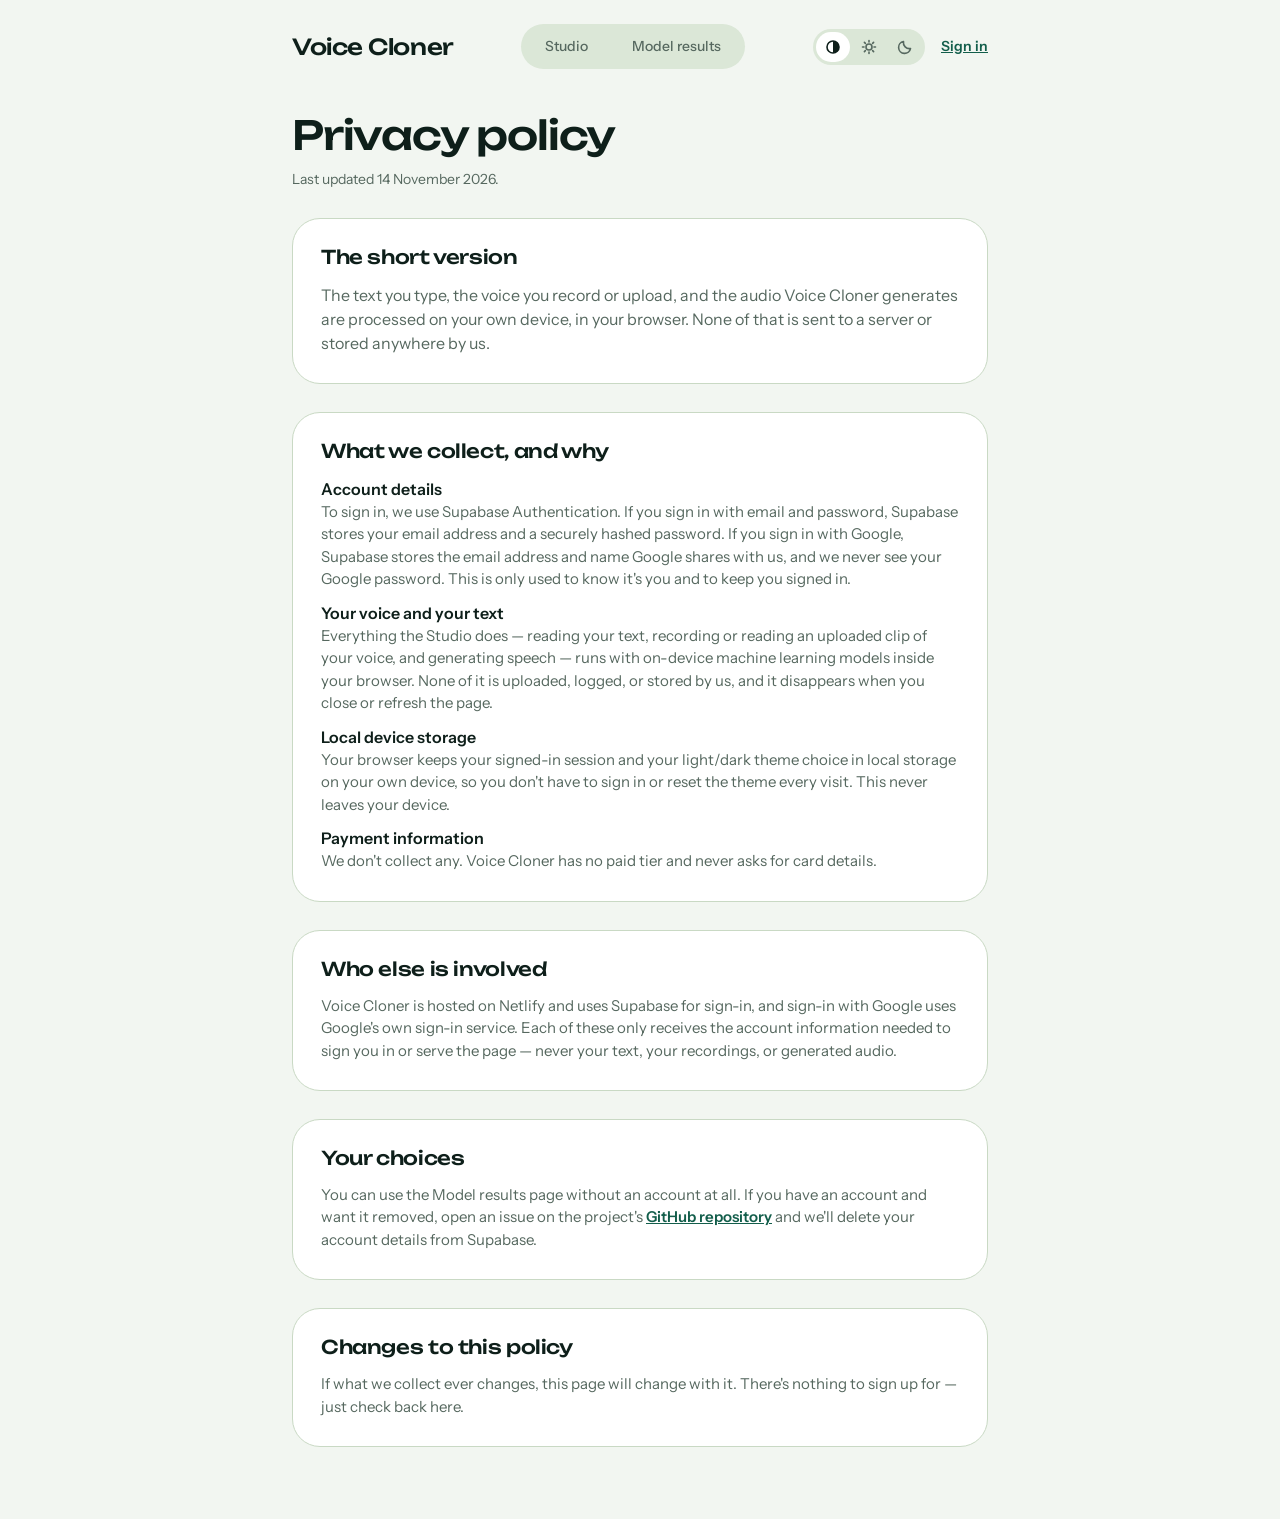
<file: frontend/privacy.html>
<!doctype html>
<html lang="en">
<head>
<meta charset="utf-8">
<meta name="viewport" content="width=device-width, initial-scale=1">
<title>Privacy policy – Voice Cloner</title>
<meta name="description" content="What Voice Cloner stores, what it never leaves your device, and how sign-in works.">
<link rel="icon" href="favicon.svg" type="image/svg+xml">
<link rel="preconnect" href="https://fonts.googleapis.com">
<link rel="preconnect" href="https://fonts.gstatic.com" crossorigin>
<link href="https://fonts.googleapis.com/css2?family=Instrument+Sans:wght@400;500;600&family=Unbounded:wght@500&display=swap" rel="stylesheet">
<link rel="stylesheet" href="css/style.css">
<script src="js/theme.js"></script>
</head>
<body>
<div class="page" style="gap:28px;max-width:760px">
  <header class="top">
    <a class="wordmark" href="studio.html">Voice Cloner</a>
    <nav class="tabs" aria-label="Main"><a href="studio.html">Studio</a><a href="results.html">Model results</a></nav>
    <div class="top-actions"><div class="theme"></div><a href="index.html" style="font-weight:600">Sign in</a></div>
  </header>

  <section style="display:flex;flex-direction:column;gap:12px;padding-top:16px">
    <h1 style="font-size:clamp(28px,4vw,40px);line-height:1.1;letter-spacing:-0.03em">Privacy policy</h1>
    <p class="muted" style="font-size:14px">Last updated 14 November 2026.</p>
  </section>

  <section class="card" style="display:flex;flex-direction:column;gap:14px">
    <h2 style="font-size:19px">The short version</h2>
    <p class="lead" style="font-size:16px">The text you type, the voice you record or upload, and the audio Voice Cloner generates are processed on your own device, in your browser. None of that is sent to a server or stored anywhere by us.</p>
  </section>

  <section class="card" style="display:flex;flex-direction:column;gap:14px">
    <h2 style="font-size:19px">What we collect, and why</h2>
    <div style="display:flex;flex-direction:column;gap:10px">
      <div>
        <p style="font-weight:600">Account details</p>
        <p class="muted" style="font-size:15px">To sign in, we use Supabase Authentication. If you sign in with email and password, Supabase stores your email address and a securely hashed password. If you sign in with Google, Supabase stores the email address and name Google shares with us, and we never see your Google password. This is only used to know it's you and to keep you signed in.</p>
      </div>
      <div>
        <p style="font-weight:600">Your voice and your text</p>
        <p class="muted" style="font-size:15px">Everything the Studio does — reading your text, recording or reading an uploaded clip of your voice, and generating speech — runs with on-device machine learning models inside your browser. None of it is uploaded, logged, or stored by us, and it disappears when you close or refresh the page.</p>
      </div>
      <div>
        <p style="font-weight:600">Local device storage</p>
        <p class="muted" style="font-size:15px">Your browser keeps your signed-in session and your light/dark theme choice in local storage on your own device, so you don't have to sign in or reset the theme every visit. This never leaves your device.</p>
      </div>
      <div>
        <p style="font-weight:600">Payment information</p>
        <p class="muted" style="font-size:15px">We don't collect any. Voice Cloner has no paid tier and never asks for card details.</p>
      </div>
    </div>
  </section>

  <section class="card" style="display:flex;flex-direction:column;gap:14px">
    <h2 style="font-size:19px">Who else is involved</h2>
    <p class="muted" style="font-size:15px">Voice Cloner is hosted on Netlify and uses Supabase for sign-in, and sign-in with Google uses Google's own sign-in service. Each of these only receives the account information needed to sign you in or serve the page — never your text, your recordings, or generated audio.</p>
  </section>

  <section class="card" style="display:flex;flex-direction:column;gap:14px">
    <h2 style="font-size:19px">Your choices</h2>
    <p class="muted" style="font-size:15px">You can use the Model results page without an account at all. If you have an account and want it removed, open an issue on the project's <a href="https://github.com/NexTechANKARA/synthetic-voice-cloning-tts" style="font-weight:600">GitHub repository</a> and we'll delete your account details from Supabase.</p>
  </section>

  <section class="card" style="display:flex;flex-direction:column;gap:14px">
    <h2 style="font-size:19px">Changes to this policy</h2>
    <p class="muted" style="font-size:15px">If what we collect ever changes, this page will change with it. There's nothing to sign up for — just check back here.</p>
  </section>
</div>
</body>
</html>
</file>
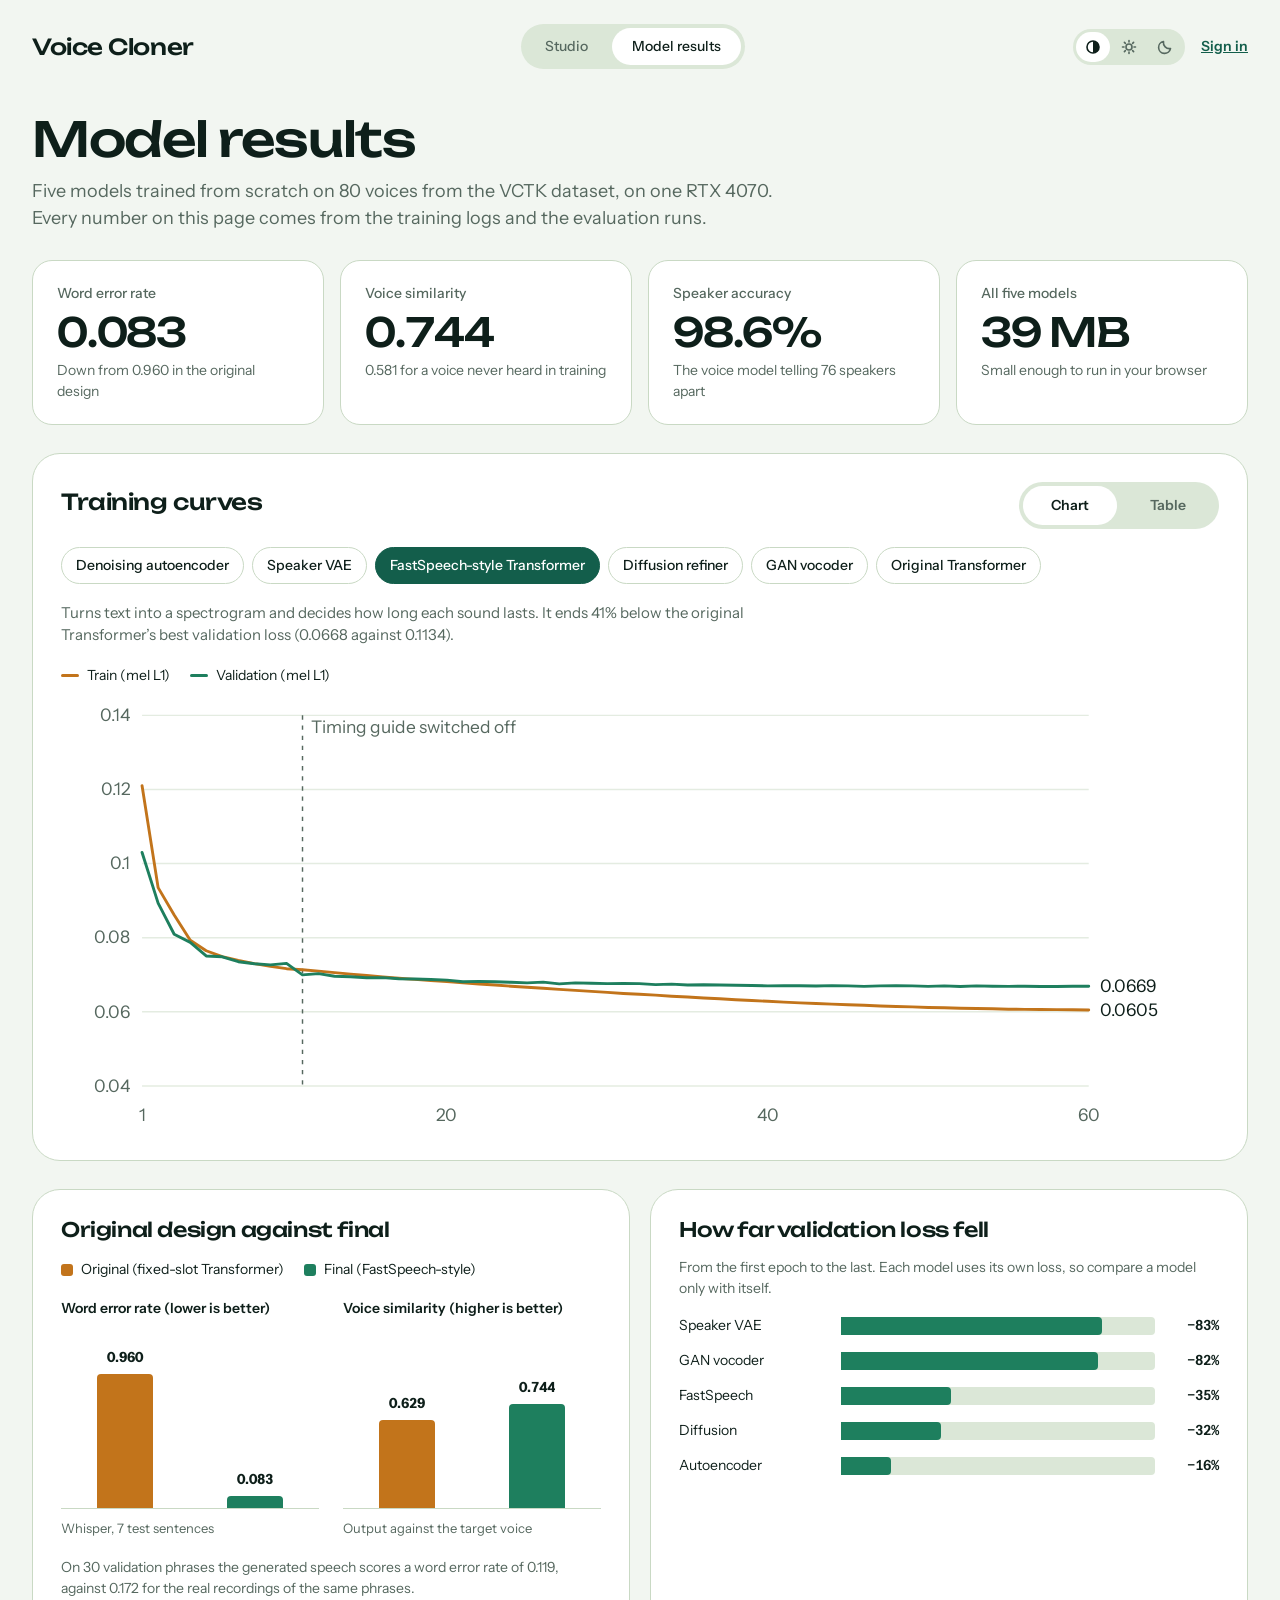
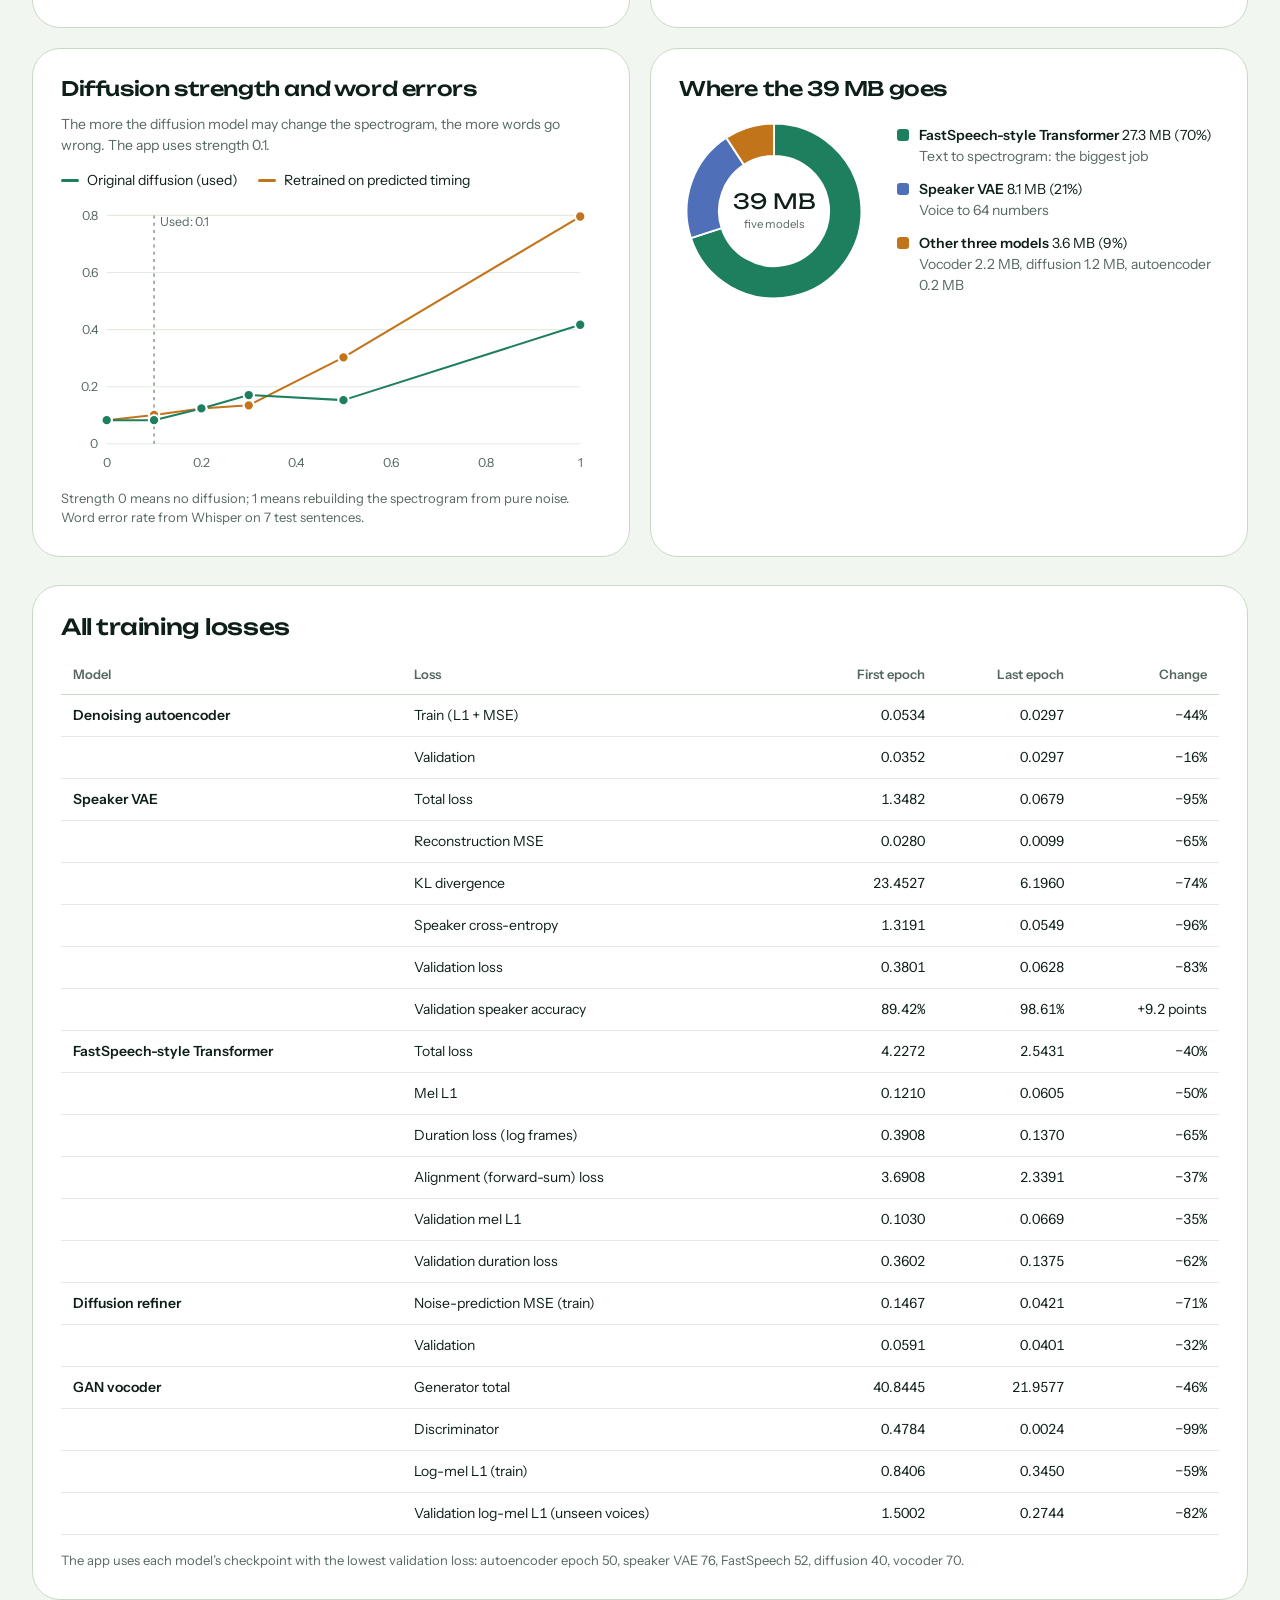
<file: frontend/results.html>
<!doctype html>
<html lang="en">
<head>
<meta charset="utf-8">
<meta name="viewport" content="width=device-width, initial-scale=1">
<title>Model results – Voice Cloner</title>
<meta name="description" content="How the five Voice Cloner models were trained, with their training curves and evaluation.">
<link rel="icon" href="favicon.svg" type="image/svg+xml">
<link rel="preconnect" href="https://fonts.googleapis.com">
<link rel="preconnect" href="https://fonts.gstatic.com" crossorigin>
<link href="https://fonts.googleapis.com/css2?family=Instrument+Sans:wght@400;500;600&family=Unbounded:wght@500&display=swap" rel="stylesheet">
<link rel="stylesheet" href="css/style.css">
<script src="js/theme.js"></script>
</head>
<body>
<div class="page" style="gap:28px">
  <header class="top">
    <a class="wordmark" href="studio.html">Voice Cloner</a>
    <nav class="tabs" aria-label="Main"><a href="studio.html">Studio</a><a href="results.html" aria-current="page">Model results</a></nav>
    <div class="top-actions"><div class="theme"></div><a href="index.html" style="font-weight:600">Sign in</a></div>
  </header>

  <section style="display:flex;flex-direction:column;gap:12px;max-width:760px;padding-top:16px">
    <h1 style="font-size:clamp(32px,4vw,48px);line-height:1.1;letter-spacing:-0.03em">Model results</h1>
    <p class="lead">Five models trained from scratch on 80 voices from the VCTK dataset, on one RTX 4070. Every number on this page comes from the training logs and the evaluation runs.</p>
  </section>

  <section class="tiles" aria-label="Headline numbers">
    <div class="tile"><span class="label">Word error rate</span><span class="value">0.083</span><span class="note">Down from 0.960 in the original design</span></div>
    <div class="tile"><span class="label">Voice similarity</span><span class="value">0.744</span><span class="note">0.581 for a voice never heard in training</span></div>
    <div class="tile"><span class="label">Speaker accuracy</span><span class="value">98.6%</span><span class="note">The voice model telling 76 speakers apart</span></div>
    <div class="tile"><span class="label">All five models</span><span class="value">39 MB</span><span class="note">Small enough to run in your browser</span></div>
  </section>

  <section class="card" aria-labelledby="curves-h" style="display:flex;flex-direction:column;gap:18px">
    <div class="row" style="align-items:baseline">
      <h2 id="curves-h" style="font-size:22px">Training curves</h2>
      <div class="seg" role="group" aria-label="View" style="min-width:200px">
        <button type="button" id="view-chart" aria-pressed="true">Chart</button><button type="button" id="view-table" aria-pressed="false">Table</button>
      </div>
    </div>
    <div role="group" aria-label="Model" id="models" style="display:flex;flex-wrap:wrap;gap:8px"></div>
    <p class="muted" id="curve-note" style="font-size:15px;max-width:760px"></p>
    <div id="curve-chart">
      <div class="legend" id="curve-legend"></div>
      <div class="chart" id="curve" style="margin-top:12px"></div>
    </div>
    <div class="table-wrap" id="curve-table" hidden></div>
  </section>

  <div class="grid2">
    <section class="card" aria-labelledby="cmp-h" style="display:flex;flex-direction:column;gap:18px">
      <h2 id="cmp-h">Original design against final</h2>
      <div class="legend"><span><i class="sq" style="background:var(--c2)"></i>Original (fixed-slot Transformer)</span><span><i class="sq" style="background:var(--c1)"></i>Final (FastSpeech-style)</span></div>
      <div class="pairs" id="pairs"></div>
      <p class="small muted" style="font-size:14px">On 30 validation phrases the generated speech scores a word error rate of 0.119, against 0.172 for the real recordings of the same phrases.</p>
    </section>

    <section class="card" aria-labelledby="drop-h" style="display:flex;flex-direction:column;gap:16px">
      <h2 id="drop-h">How far validation loss fell</h2>
      <p class="muted" style="font-size:14px">From the first epoch to the last. Each model uses its own loss, so compare a model only with itself.</p>
      <div class="bars" id="drops"></div>
    </section>

    <section class="card" aria-labelledby="str-h" style="display:flex;flex-direction:column;gap:14px">
      <h2 id="str-h">Diffusion strength and word errors</h2>
      <p class="muted" style="font-size:14px">The more the diffusion model may change the spectrogram, the more words go wrong. The app uses strength 0.1.</p>
      <div class="legend"><span><i style="background:var(--c1)"></i>Original diffusion (used)</span><span><i style="background:var(--c2)"></i>Retrained on predicted timing</span></div>
      <div class="chart" id="strength"></div>
      <p class="small muted">Strength 0 means no diffusion; 1 means rebuilding the spectrogram from pure noise. Word error rate from Whisper on 7 test sentences.</p>
    </section>

    <section class="card" aria-labelledby="size-h" style="display:flex;flex-direction:column;gap:16px">
      <h2 id="size-h">Where the 39 MB goes</h2>
      <div style="display:flex;flex-wrap:wrap;align-items:center;gap:28px" id="donut"></div>
    </section>
  </div>

  <section class="card" aria-labelledby="all-h" style="display:flex;flex-direction:column;gap:16px">
    <h2 id="all-h" style="font-size:22px">All training losses</h2>
    <div class="table-wrap" id="all"></div>
    <p class="small muted">The app uses each model’s checkpoint with the lowest validation loss: autoencoder epoch 50, speaker VAE 76, FastSpeech 52, diffusion 40, vocoder 70.</p>
  </section>
</div>
<script type="module" src="js/results.js"></script>
</body>
</html>
</file>
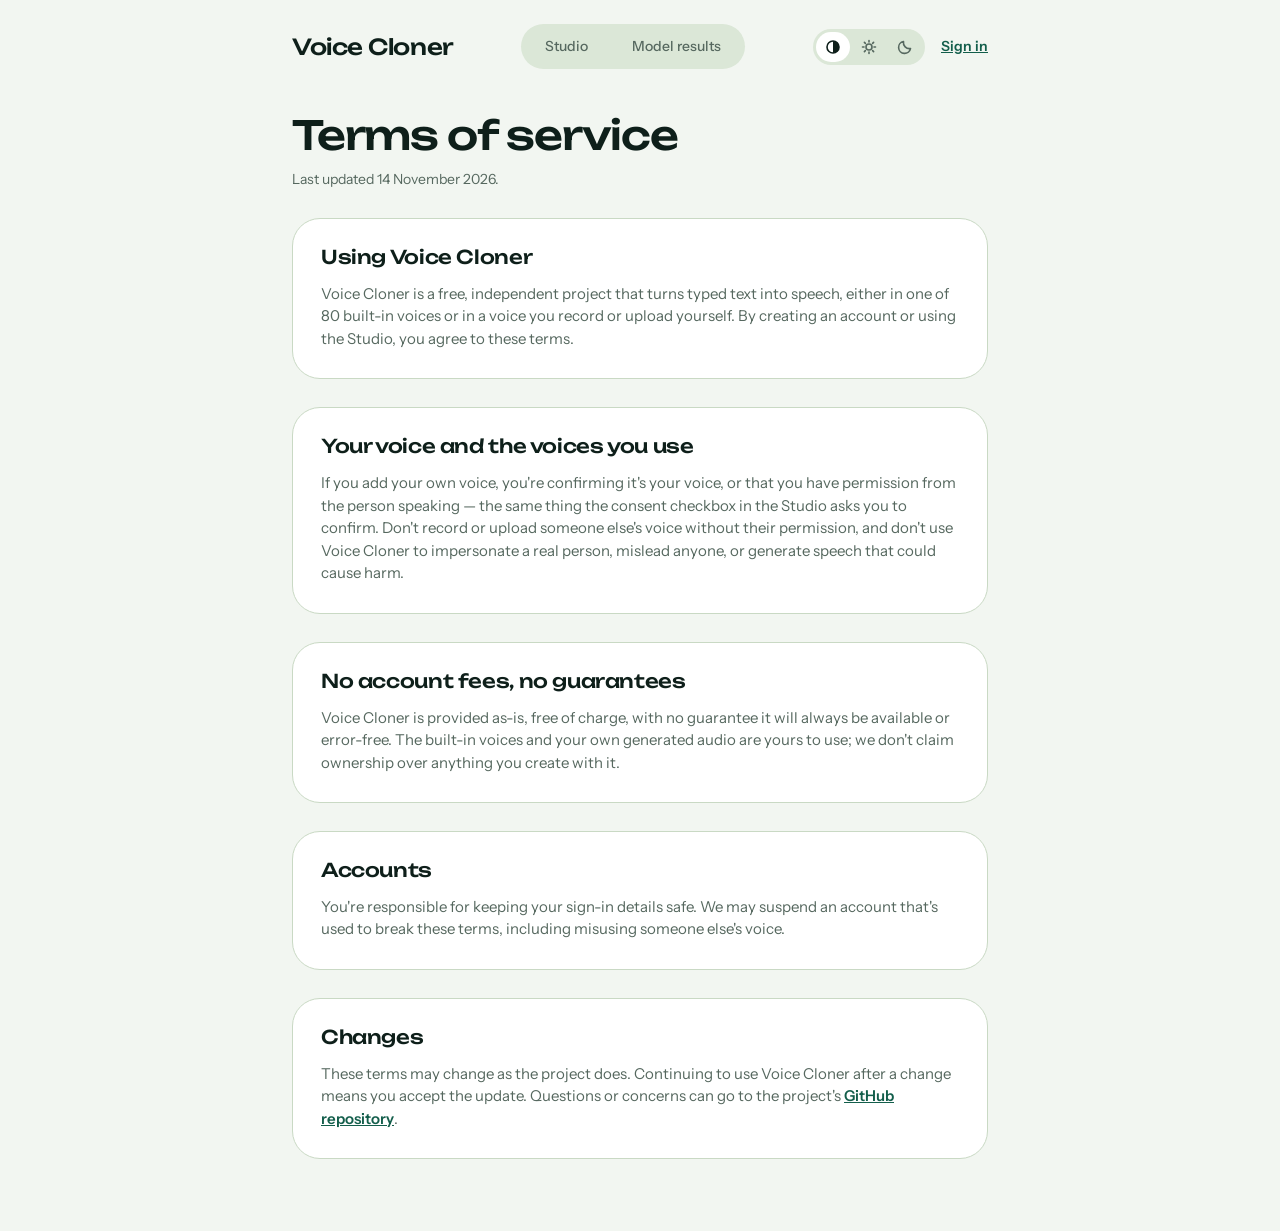
<file: frontend/terms.html>
<!doctype html>
<html lang="en">
<head>
<meta charset="utf-8">
<meta name="viewport" content="width=device-width, initial-scale=1">
<title>Terms of service – Voice Cloner</title>
<meta name="description" content="The rules for using Voice Cloner.">
<link rel="icon" href="favicon.svg" type="image/svg+xml">
<link rel="preconnect" href="https://fonts.googleapis.com">
<link rel="preconnect" href="https://fonts.gstatic.com" crossorigin>
<link href="https://fonts.googleapis.com/css2?family=Instrument+Sans:wght@400;500;600&family=Unbounded:wght@500&display=swap" rel="stylesheet">
<link rel="stylesheet" href="css/style.css">
<script src="js/theme.js"></script>
</head>
<body>
<div class="page" style="gap:28px;max-width:760px">
  <header class="top">
    <a class="wordmark" href="studio.html">Voice Cloner</a>
    <nav class="tabs" aria-label="Main"><a href="studio.html">Studio</a><a href="results.html">Model results</a></nav>
    <div class="top-actions"><div class="theme"></div><a href="index.html" style="font-weight:600">Sign in</a></div>
  </header>

  <section style="display:flex;flex-direction:column;gap:12px;padding-top:16px">
    <h1 style="font-size:clamp(28px,4vw,40px);line-height:1.1;letter-spacing:-0.03em">Terms of service</h1>
    <p class="muted" style="font-size:14px">Last updated 14 November 2026.</p>
  </section>

  <section class="card" style="display:flex;flex-direction:column;gap:14px">
    <h2 style="font-size:19px">Using Voice Cloner</h2>
    <p class="muted" style="font-size:15px">Voice Cloner is a free, independent project that turns typed text into speech, either in one of 80 built-in voices or in a voice you record or upload yourself. By creating an account or using the Studio, you agree to these terms.</p>
  </section>

  <section class="card" style="display:flex;flex-direction:column;gap:14px">
    <h2 style="font-size:19px">Your voice and the voices you use</h2>
    <p class="muted" style="font-size:15px">If you add your own voice, you're confirming it's your voice, or that you have permission from the person speaking — the same thing the consent checkbox in the Studio asks you to confirm. Don't record or upload someone else's voice without their permission, and don't use Voice Cloner to impersonate a real person, mislead anyone, or generate speech that could cause harm.</p>
  </section>

  <section class="card" style="display:flex;flex-direction:column;gap:14px">
    <h2 style="font-size:19px">No account fees, no guarantees</h2>
    <p class="muted" style="font-size:15px">Voice Cloner is provided as-is, free of charge, with no guarantee it will always be available or error-free. The built-in voices and your own generated audio are yours to use; we don't claim ownership over anything you create with it.</p>
  </section>

  <section class="card" style="display:flex;flex-direction:column;gap:14px">
    <h2 style="font-size:19px">Accounts</h2>
    <p class="muted" style="font-size:15px">You're responsible for keeping your sign-in details safe. We may suspend an account that's used to break these terms, including misusing someone else's voice.</p>
  </section>

  <section class="card" style="display:flex;flex-direction:column;gap:14px">
    <h2 style="font-size:19px">Changes</h2>
    <p class="muted" style="font-size:15px">These terms may change as the project does. Continuing to use Voice Cloner after a change means you accept the update. Questions or concerns can go to the project's <a href="https://github.com/NexTechANKARA/synthetic-voice-cloning-tts" style="font-weight:600">GitHub repository</a>.</p>
  </section>
</div>
</body>
</html>
</file>
<file: frontend/css/style.css>
/* Voice Cloner: one stylesheet for every page. js/theme.js sets data-theme on <html> to "light" or "dark"
   (from the visitor's choice, or the device's setting when the choice is Auto). */
:root {
  --page: #F2F6F1; --surface: #FFFFFF; --sunken: #DBE7D7; --stage: #0A1F19;
  --ink: #0E1F1A; --muted: #56685F; --on-accent: #FFFFFF; --link: #135E4B;
  --line: #C9D9C4; --grid: #E4ECE1; --strong: #0E1F1A; --accent: #135E4B; --soft: #DBE7D7;
  --bright: #4CB572; --on-stage: #F2F6F1; --error: #B3261E; --rec: #D9342B;
  --c1: #1E7F5E; --c2: #C2741B; --c3: #4F6FB8;
  --display: "Unbounded", system-ui, sans-serif;
  --body: "Instrument Sans", system-ui, -apple-system, "Segoe UI", sans-serif;
  color-scheme: light;
}
:root[data-theme="dark"] {
  --page: #0B1512; --surface: #13201B; --sunken: #1C2C25; --stage: #050D0A;
  --ink: #F2F6F1; --muted: #9DB3A8; --on-accent: #0B1512; --link: #7FD49B;
  --line: #24362E; --grid: #1E2E27; --strong: #F2F6F1; --accent: #4CB572; --soft: #16382D;
  --error: #FF8A80; --rec: #FF5A4F;
  --c1: #2E9A6E; --c2: #C8782A; --c3: #6683D6;
  color-scheme: dark;
}

/* the Auto / Light / Dark switch */
.theme { display: inline-flex; gap: 2px; padding: 3px; border-radius: 999px; background: var(--sunken); }
.theme button { display: grid; place-items: center; width: 34px; height: 30px; border: 0; border-radius: 999px; background: transparent; color: var(--muted); }
.theme button[aria-pressed="true"] { background: var(--surface); color: var(--ink); }
.theme svg { width: 16px; height: 16px; }

* { box-sizing: border-box; }
html { -webkit-text-size-adjust: 100%; }
body { margin: 0; min-height: 100vh; background: var(--page); color: var(--ink); font: 400 16px/1.5 var(--body); }
button, input, textarea, select { font: inherit; color: inherit; }
button { cursor: pointer; }
button:disabled { cursor: default; }
a { color: var(--link); }
a:hover { color: var(--ink); }
:focus-visible { outline: 2px solid var(--bright); outline-offset: 3px; }
::placeholder { color: var(--muted); }
h1, h2, h3 { margin: 0; font-family: var(--display); font-weight: 500; letter-spacing: -0.02em; line-height: 1.15; }
p { margin: 0; }
[hidden] { display: none !important; }
.sr-only { position: absolute; width: 1px; height: 1px; overflow: hidden; clip: rect(0 0 0 0); white-space: nowrap; }
.muted { color: var(--muted); }
.small { font-size: 13px; }
.num { font-variant-numeric: tabular-nums; }

/* ---------- header ---------- */
.page { max-width: 1280px; margin: 0 auto; padding: 24px 32px 72px; display: flex; flex-direction: column; gap: 24px; }
.top { display: flex; flex-wrap: wrap; align-items: center; justify-content: space-between; gap: 16px 32px; }
.wordmark { font-family: var(--display); font-weight: 500; font-size: 22px; letter-spacing: -0.02em; color: var(--ink); text-decoration: none; }
.tabs { display: flex; gap: 4px; padding: 4px; border-radius: 999px; background: var(--sunken); }
.tabs a { padding: 8px 20px; border-radius: 999px; color: var(--muted); text-decoration: none; font-weight: 500; font-size: 14px; }
.tabs a[aria-current="page"] { background: var(--surface); color: var(--ink); }
.top-actions { display: flex; align-items: center; gap: 16px; font-size: 14px; }
@media (max-width: 860px) { .tabs { order: 3; width: 100%; } .tabs a { flex: 1; text-align: center; } }

/* ---------- buttons and fields ---------- */
.btn { display: inline-flex; align-items: center; justify-content: center; gap: 10px; padding: 15px 32px; border-radius: 999px;
  border: 1.5px solid var(--accent); background: var(--accent); color: var(--on-accent); font-family: var(--display); font-weight: 500;
  font-size: 15px; text-decoration: none; position: relative; overflow: hidden; }
.btn:hover:not(:disabled) { filter: brightness(1.08); }
.btn:disabled { background: transparent; border-color: var(--line); color: var(--muted); }
.btn.busy:disabled { background: var(--accent); border-color: var(--accent); color: var(--on-accent); }
.btn .bar { position: absolute; left: 0; bottom: 0; height: 3px; width: 0; background: var(--bright); }
.btn-outline { padding: 10px 18px; border-radius: 999px; border: 1.5px solid var(--strong); background: transparent; font-size: 14px; font-weight: 600; white-space: nowrap; }
.btn-text { padding: 6px 2px; border: 0; background: transparent; color: var(--link); font-weight: 600; font-size: 14px; }
.field { display: flex; flex-direction: column; gap: 6px; }
.field label { font-size: 14px; font-weight: 500; }
.input { width: 100%; padding: 13px 16px; border-radius: 12px; border: 1px solid var(--line); background: var(--surface); font-size: 16px; }
.input:focus { outline: none; border-color: var(--accent); }
.input[aria-invalid="true"] { border-color: var(--error); }
.error { color: var(--error); font-size: 14px; }
.check { display: flex; align-items: flex-start; gap: 12px; cursor: pointer; }
.check input { flex: none; width: 20px; height: 20px; margin: 2px 0 0; accent-color: var(--accent); }
.seg { display: flex; gap: 4px; padding: 4px; border-radius: 999px; background: var(--sunken); }
.seg button { flex: 1; padding: 9px 16px; border-radius: 999px; border: 0; background: transparent; color: var(--muted); font-size: 14px; font-weight: 600; }
.seg button[aria-pressed="true"] { background: var(--surface); color: var(--ink); }
.chip { padding: 7px 14px; border-radius: 999px; border: 1px solid var(--line); background: transparent; font-size: 14px; font-weight: 500; }
.chip[aria-pressed="true"] { background: var(--accent); border-color: var(--accent); color: var(--on-accent); }

/* ---------- panels and the stage ---------- */
.card { background: var(--surface); border: 1px solid var(--line); border-radius: 28px; padding: 28px; }
.card h2 { font-size: 20px; }
.stage { position: relative; border-radius: 28px; background: var(--stage); overflow: hidden; color: var(--on-stage); }
.stage canvas { position: absolute; inset: 0; width: 100%; height: 100%; display: block; }
.plus { position: absolute; opacity: 0.45; font-size: 14px; line-height: 1; pointer-events: none; }
.plus.tl { top: 14px; left: 20px; } .plus.tr { top: 14px; right: 20px; } .plus.bl { bottom: 14px; left: 20px; } .plus.br { bottom: 14px; right: 20px; }

/* ---------- intro ---------- */
.intro { position: fixed; inset: 0; z-index: 50; background: #0A1F19; color: #F2F6F1;
  transition: clip-path 0.9s cubic-bezier(.7, 0, .2, 1), opacity 0.5s ease 0.85s; clip-path: inset(0 0 0 0 round 0); }
.intro canvas { position: absolute; inset: 0; width: 100%; height: 100%; }
.counter { position: absolute; left: 32px; bottom: 20px; display: flex; font-family: var(--display); font-weight: 500;
  font-size: clamp(72px, 13vw, 168px); line-height: 1; letter-spacing: -0.04em; }
.counter .col { display: block; height: 1em; overflow: hidden; }
.counter .strip { display: flex; flex-direction: column; transition: transform 0.5s cubic-bezier(.2, .7, .1, 1); }
.counter .strip span { display: block; height: 1em; }
.intro .status { position: absolute; right: 32px; bottom: 32px; font-size: 14px; opacity: 0.75; text-align: right; max-width: 50%; }
.intro .skip { position: absolute; top: 20px; right: 24px; padding: 8px 16px; border-radius: 999px; border: 1px solid rgba(242, 246, 241, .3); background: transparent; color: #F2F6F1; font-size: 14px; }
.fade-in { transition: opacity 0.6s ease 0.3s; }
.waiting .fade-in { opacity: 0; }

/* ---------- sign in ---------- */
.auth { min-height: 100vh; display: flex; flex-wrap: wrap; padding: 20px; gap: 20px; }
.auth .stage { flex: 1 1 520px; min-height: 360px; }
@media (max-width: 600px) { .auth { padding: 12px; } .auth .stage { min-height: 420px; } }
.auth .pitch { position: absolute; left: 28px; right: 28px; top: 72px; max-width: 560px; }
.auth .pitch h2 { font-size: clamp(34px, 4.4vw, 60px); line-height: 1.06; letter-spacing: -0.03em; }
.auth .pitch p { margin-top: 16px; font-size: 17px; opacity: 0.78; max-width: 420px; }
.auth .brand { position: absolute; top: 24px; left: 28px; font-family: var(--display); font-weight: 500; font-size: 20px; letter-spacing: -0.02em; }
.auth main { flex: 1 1 420px; display: flex; align-items: center; justify-content: center; padding: 32px 12px; }
.auth .form-wrap { width: 100%; max-width: 420px; display: flex; flex-direction: column; gap: 22px; }
.auth h1 { font-size: 32px; }
.or { display: flex; align-items: center; gap: 14px; color: var(--muted); font-size: 13px; }
.or::before, .or::after { content: ""; flex: 1; height: 1px; background: var(--line); }
.pass { position: relative; }
.pass .input { padding-right: 76px; }
.pass button { position: absolute; right: 6px; top: 50%; transform: translateY(-50%); padding: 8px 12px; border: 0; border-radius: 8px; background: transparent; color: var(--link); font-size: 13px; font-weight: 600; }
.auth .foot { border-top: 1px solid var(--line); padding-top: 18px; display: flex; flex-direction: column; gap: 8px; font-size: 14px; color: var(--muted); }

/* ---------- studio ---------- */
.studio-stage { height: clamp(300px, 42vw, 460px); }
.stage-bar { position: absolute; left: 24px; right: 24px; bottom: 20px; display: flex; flex-wrap: wrap; align-items: center; justify-content: space-between; gap: 12px; }
.stage-bar .status { font-size: 14px; font-weight: 500; opacity: 0.85; }
.player { display: flex; align-items: center; gap: 14px; }
.play { width: 48px; height: 48px; border-radius: 50%; border: 0; background: #F2F6F1; color: #0A1F19; display: grid; place-items: center; }
.play:disabled { opacity: 0.4; }
.dl { padding: 12px 18px; border-radius: 999px; border: 1px solid rgba(242, 246, 241, .35); color: #F2F6F1; text-decoration: none; font-size: 14px; font-weight: 500; }
.dl[aria-disabled="true"] { opacity: 0.4; pointer-events: none; }
.dl:hover { color: #FFFFFF; border-color: #F2F6F1; }
.workarea { display: flex; flex-wrap: wrap; gap: 24px; align-items: flex-start; }
.script { flex: 999 1 560px; min-width: 0; display: flex; flex-direction: column; gap: 16px; }
.script textarea { width: 100%; min-height: 200px; resize: vertical; border: 1px solid var(--line); border-radius: 12px; background: var(--page); padding: 18px 20px; font-size: 22px; line-height: 1.45; }
.script textarea:focus { outline: none; border-color: var(--accent); }
.row { display: flex; flex-wrap: wrap; align-items: center; justify-content: space-between; gap: 12px 24px; }
.speed { display: flex; align-items: center; gap: 12px; font-size: 14px; font-weight: 500; }
.speed input { width: 160px; accent-color: var(--accent); }
.voices { flex: 1 1 360px; min-width: 0; padding: 20px; display: flex; flex-direction: column; gap: 10px; }
.search { display: flex; align-items: center; gap: 10px; padding: 10px 14px; border-radius: 12px; background: var(--sunken); }
.search input { flex: 1; min-width: 0; border: 0; background: transparent; padding: 2px 0; font-size: 15px; outline: none; }
.group { margin: 6px 8px 0; font-size: 13px; color: var(--muted); }
.voice-list { display: flex; flex-direction: column; gap: 2px; max-height: 340px; overflow-y: auto; }
.voice { display: flex; align-items: center; gap: 12px; padding: 6px 8px; border-radius: 12px; }
.voice.on { background: var(--soft); }
.voice .pv { flex: none; width: 36px; height: 36px; border-radius: 50%; border: 1px solid var(--line); background: transparent; display: grid; place-items: center; }
.voice .pick { flex: 1; min-width: 0; display: flex; flex-direction: column; align-items: flex-start; padding: 6px 0; border: 0; background: transparent; text-align: left; }
.voice .name { font-size: 14px; font-weight: 500; }
.voice .detail { font-size: 13px; color: var(--muted); }
.voice .tick { flex: none; margin-right: 6px; color: var(--link); }
.add-box { display: flex; flex-wrap: wrap; align-items: center; justify-content: space-between; gap: 12px; padding: 12px; border-radius: 12px; border: 1.5px dashed var(--line); }

/* add your voice panel */
.scrim { position: fixed; inset: 0; z-index: 30; background: rgba(5, 13, 10, .45); }
.panel { position: fixed; top: 0; right: 0; bottom: 0; z-index: 31; width: min(460px, 100%); background: var(--surface); border-left: 1px solid var(--line);
  padding: 28px; display: flex; flex-direction: column; gap: 18px; overflow-y: auto; animation: slide .45s cubic-bezier(.2, .7, .1, 1); }
@keyframes slide { from { transform: translateX(40px); opacity: 0; } to { transform: none; opacity: 1; } }
@keyframes up { from { transform: translateY(40px); opacity: 0; } to { transform: none; opacity: 1; } }
@media (max-width: 600px) { .panel { top: auto; left: 0; width: 100%; max-height: 92vh; border-radius: 24px 24px 0 0; border-left: 0; border-top: 1px solid var(--line); animation-name: up; } }
.panel h2 { font-size: 22px; }
.close { width: 44px; height: 44px; border-radius: 50%; border: 1px solid var(--line); background: transparent; display: grid; place-items: center; }
.passage { margin: 0; padding: 20px 22px; border-radius: 12px; background: var(--sunken); font-size: 20px; line-height: 1.6; }
.rec { display: inline-flex; align-items: center; gap: 10px; padding: 12px 22px 12px 18px; border-radius: 999px; border: 1.5px solid var(--line); background: var(--surface); font-size: 15px; font-weight: 600; }
.rec .dot { width: 12px; height: 12px; border-radius: 50%; background: var(--rec); }
.rec[aria-pressed="true"] { border-color: var(--rec); }
.rec[aria-pressed="true"] .dot { border-radius: 3px; animation: pulse 1s ease-in-out infinite; }
@keyframes pulse { 50% { opacity: .35; } }
.meter { position: relative; height: 6px; border-radius: 3px; background: var(--sunken); }
.meter span { position: absolute; left: 0; top: 0; bottom: 0; border-radius: 3px; background: var(--accent); width: 0; }
.meter i { position: absolute; left: 25%; top: -4px; width: 1.5px; height: 14px; background: var(--muted); }
.drop { display: flex; flex-direction: column; align-items: center; gap: 6px; padding: 32px 20px; border-radius: 16px; border: 1.5px dashed var(--line); text-align: center; cursor: pointer; }
.drop:focus-within { outline: 2px solid var(--bright); outline-offset: 3px; }
.checks { list-style: none; margin: 0; padding: 14px 16px; border-radius: 12px; background: var(--soft); display: flex; flex-direction: column; gap: 8px; font-size: 14px; }
.checks li { display: flex; align-items: center; gap: 10px; }
.checks li.warn { color: var(--error); }

/* ---------- results ---------- */
.lead { font-size: 18px; color: var(--muted); max-width: 760px; }
.tiles { display: grid; grid-template-columns: repeat(auto-fit, minmax(230px, 1fr)); gap: 16px; }
.tile { background: var(--surface); border: 1px solid var(--line); border-radius: 20px; padding: 22px 24px; display: flex; flex-direction: column; gap: 6px; }
.tile .label { font-size: 14px; font-weight: 500; color: var(--muted); }
.tile .value { font-family: var(--display); font-weight: 500; font-size: 40px; line-height: 1.1; letter-spacing: -0.03em; font-variant-numeric: tabular-nums; }
.tile .note { font-size: 14px; color: var(--muted); }
.grid2 { display: grid; grid-template-columns: repeat(auto-fit, minmax(min(460px, 100%), 1fr)); gap: 20px; }
.legend { display: flex; flex-wrap: wrap; gap: 20px; font-size: 14px; }
.legend span { display: inline-flex; align-items: center; gap: 8px; }
.legend i { width: 18px; height: 3px; border-radius: 2px; }
.legend i.sq { width: 12px; height: 12px; border-radius: 3px; }
.chart { position: relative; }
.chart svg { width: 100%; height: auto; display: block; overflow: visible; }
.tip { position: absolute; top: 8px; pointer-events: none; background: var(--ink); color: var(--page); border-radius: 10px; padding: 8px 12px; font-size: 13px; line-height: 1.45; white-space: nowrap; font-variant-numeric: tabular-nums; }
.table-wrap { overflow-x: auto; }
table { border-collapse: collapse; width: 100%; font-size: 14px; font-variant-numeric: tabular-nums; }
th { text-align: left; font-weight: 600; color: var(--muted); font-size: 13px; padding: 10px 12px; border-bottom: 1px solid var(--line); white-space: nowrap; }
td { padding: 10px 12px; border-bottom: 1px solid var(--grid); }
td.r, th.r { text-align: right; }
.bars { display: flex; flex-direction: column; gap: 14px; }
.hbar { display: grid; grid-template-columns: 150px minmax(0, 1fr) 52px; align-items: center; gap: 12px; font-size: 14px; }
.hbar .track { height: 18px; background: var(--sunken); border-radius: 0 4px 4px 0; }
.hbar .fill { display: block; height: 100%; background: var(--c1); border-radius: 0 4px 4px 0; }
.pairs { display: grid; grid-template-columns: repeat(2, minmax(0, 1fr)); gap: 24px; }
.vbars { height: 180px; display: flex; align-items: flex-end; gap: 2px; border-bottom: 1px solid var(--line); }
.vbars div { flex: 1; display: flex; flex-direction: column; align-items: center; justify-content: flex-end; height: 100%; gap: 6px; }
.vbars b { font-size: 14px; font-variant-numeric: tabular-nums; }
.vbars span { width: 100%; max-width: 56px; border-radius: 4px 4px 0 0; }

@media (max-width: 600px) {
  .page { padding: 16px 16px 56px; }
  .card { padding: 20px; border-radius: 22px; }
  .script textarea { font-size: 19px; min-height: 160px; }
  .hbar { grid-template-columns: 100px minmax(0, 1fr) 48px; }
}
@media (prefers-reduced-motion: reduce) { *, *::before, *::after { transition: none !important; animation: none !important; } }
</file>
